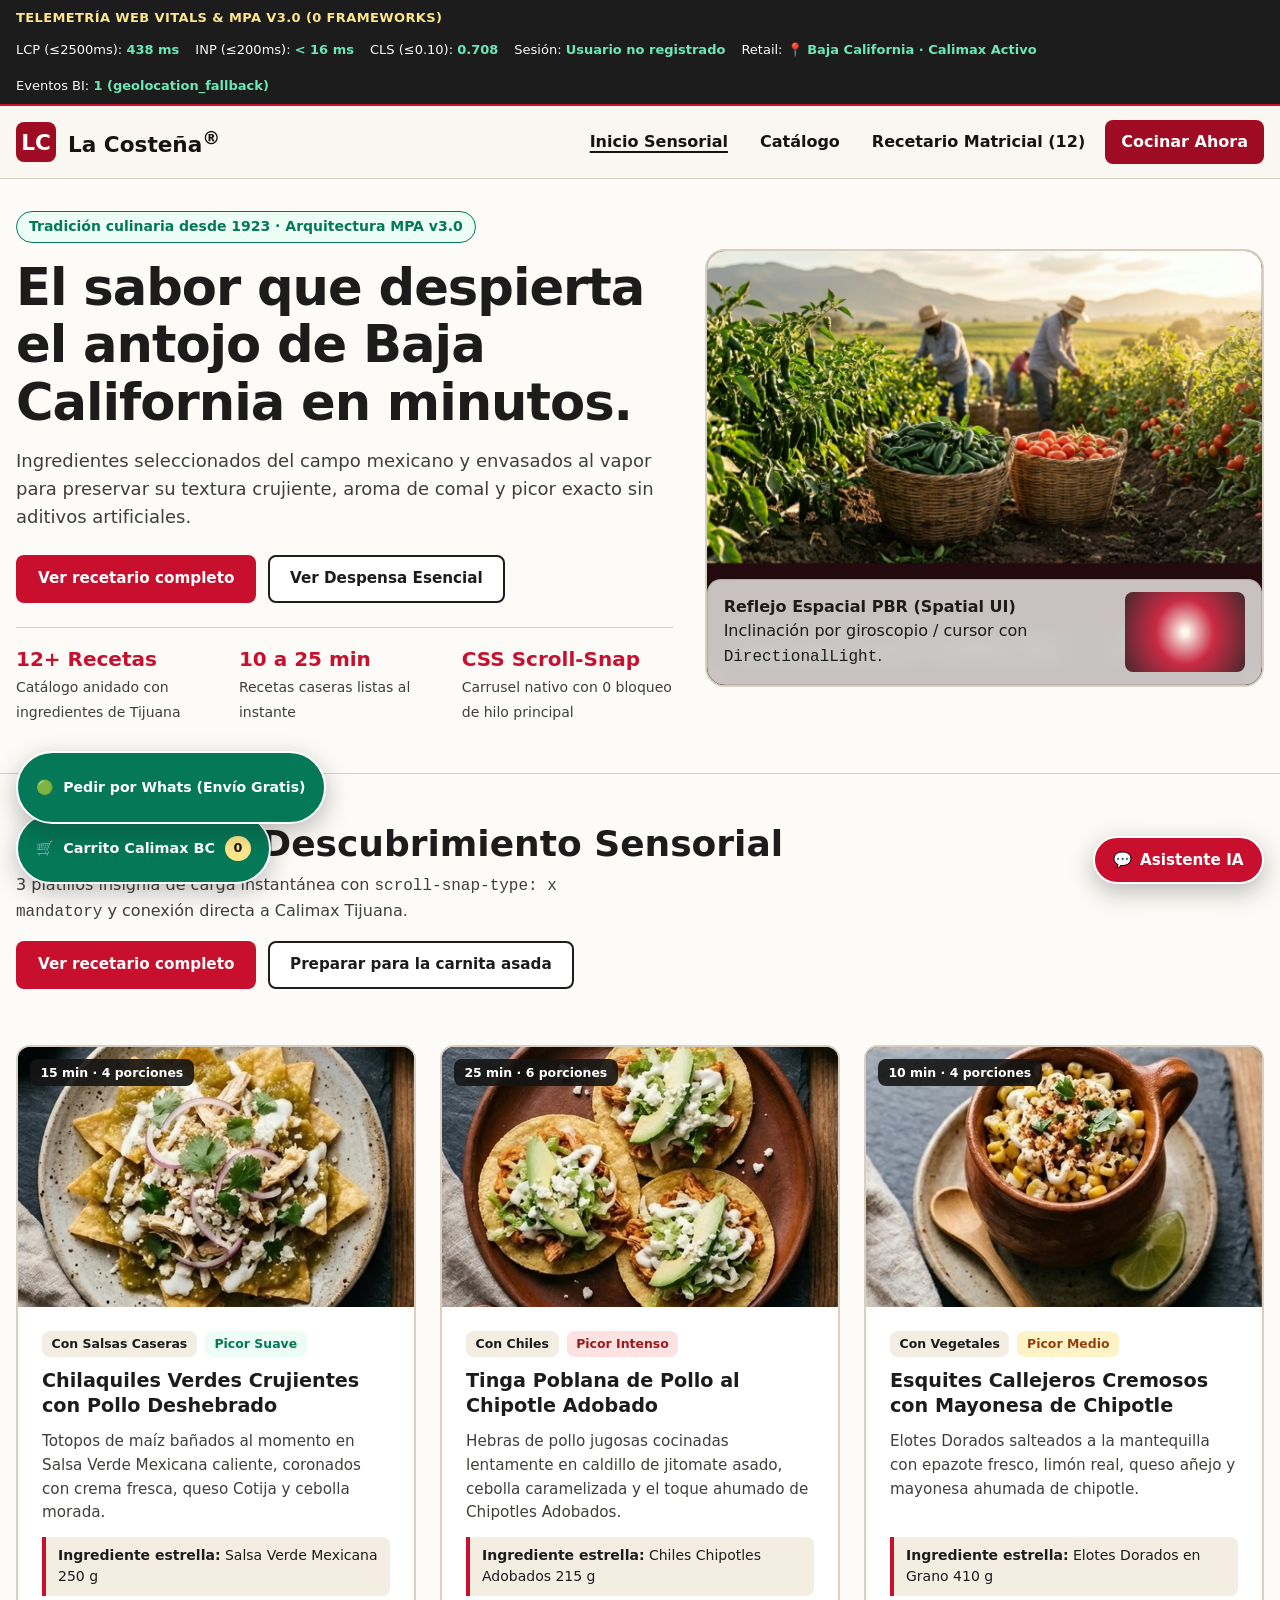
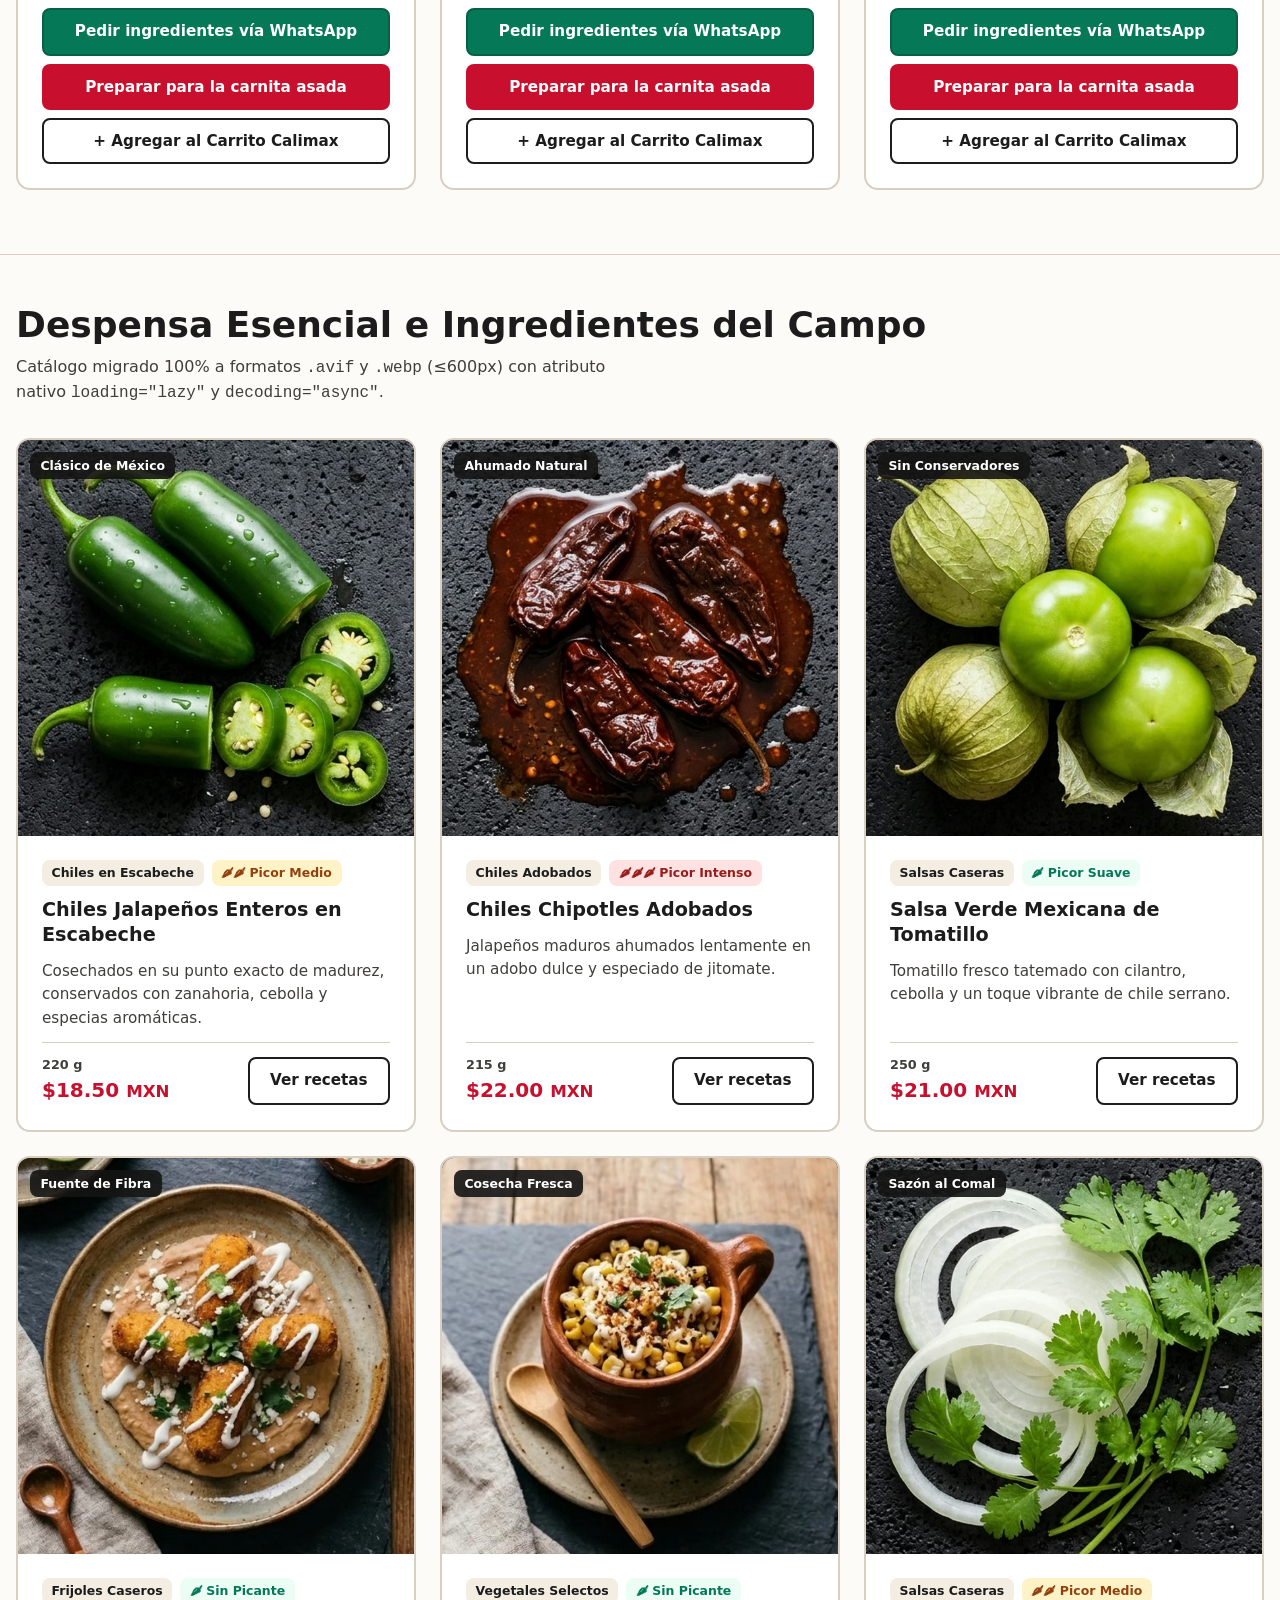
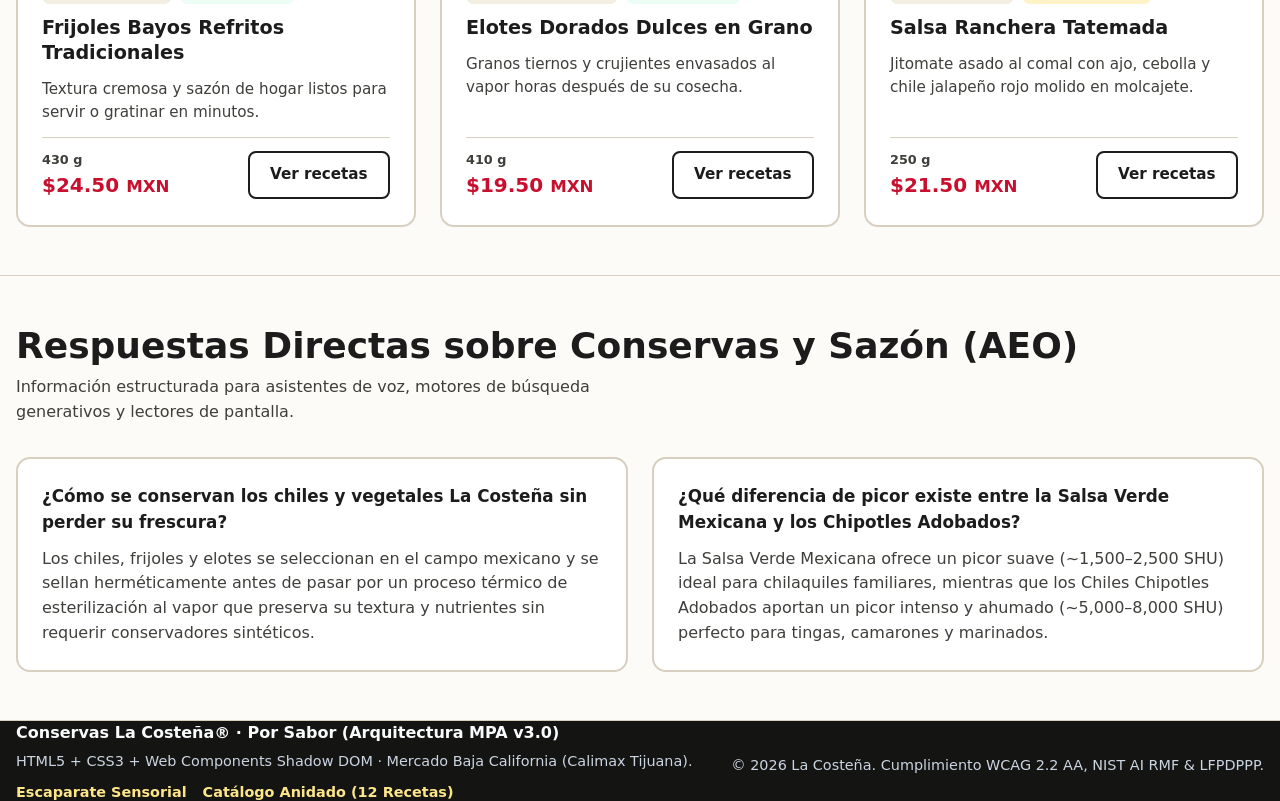
<file: index.html>
<!DOCTYPE html>
<html lang="es-MX">
<head>
  <meta charset="UTF-8">
  <meta name="viewport" content="width=device-width, initial-scale=1.0">
  <title>La Costeña® | Por Sabor — Escaparate Sensorial Baja California (v3.0 MPA)</title>
  <meta name="description" content="Escaparate sensorial de Conservas La Costeña® para Baja California. Descubre las 3 recetas insignia o explora el recetario matricial completo con pedido en Calimax Tijuana.">
  <meta name="theme-color" content="#9E0B22">

  <!-- Preload crítico únicamente para el activo LCP del Hero -->
  <link rel="preload" as="image" href="assets/img/campo-agricola-mexicano.avif" type="image/avif" fetchpriority="high">
  <link rel="stylesheet" href="css/variables.css">
  <link rel="stylesheet" href="css/styles.css">

  <!-- AEO JSON-LD Granular en index.html: 3 Recetas Insignia + Productos -->
  <script type="application/ld+json">
  {
    "@context": "https://schema.org",
    "@graph": [
      {
        "@type": "Organization",
        "@id": "https://www.lacostena.com.mx/#organization",
        "name": "Conservas La Costeña S.A. de C.V.",
        "url": "https://www.lacostena.com.mx/",
        "slogan": "Por sabor",
        "foundingDate": "1923"
      },
      {
        "@type": "Product",
        "@id": "https://www.lacostena.com.mx/#prod-jalapenos",
        "name": "Chiles Jalapeños Enteros en Escabeche La Costeña 220 g",
        "sku": "LC-JAL-220",
        "brand": { "@type": "Brand", "name": "La Costeña" },
        "offers": { "@type": "Offer", "priceCurrency": "MXN", "price": "18.50", "availability": "https://schema.org/InStock" }
      },
      {
        "@type": "Recipe",
        "@id": "https://www.lacostena.com.mx/#rec-chilaquiles",
        "name": "Chilaquiles Verdes Crujientes con Pollo Deshebrado",
        "author": { "@type": "Organization", "name": "La Costeña" },
        "description": "Totopos de maíz bañados al momento en Salsa Verde Mexicana caliente, coronados con crema fresca, queso Cotija y cebolla morada.",
        "totalTime": "PT15M",
        "recipeCategory": "Salsas",
        "recipeCuisine": "Mexicana"
      },
      {
        "@type": "Recipe",
        "@id": "https://www.lacostena.com.mx/#rec-tinga",
        "name": "Tinga Poblana de Pollo al Chipotle Adobado",
        "author": { "@type": "Organization", "name": "La Costeña" },
        "description": "Hebras de pollo jugosas cocinadas lentamente en caldillo de jitomate asado, cebolla caramelizada y el toque ahumado de Chipotles Adobados.",
        "totalTime": "PT25M",
        "recipeCategory": "Chiles",
        "recipeCuisine": "Mexicana"
      },
      {
        "@type": "Recipe",
        "@id": "https://www.lacostena.com.mx/#rec-esquites",
        "name": "Esquites Callejeros Cremosos con Mayonesa de Chipotle",
        "author": { "@type": "Organization", "name": "La Costeña" },
        "description": "Elotes Dorados salteados a la mantequilla con epazote fresco, limón real, queso añejo y mayonesa ahumada de chipotle.",
        "totalTime": "PT10M",
        "recipeCategory": "Vegetales",
        "recipeCuisine": "Mexicana"
      }
    ]
  }
  </script>
</head>
<body>
  <a href="#main-content" class="skip-link">Saltar al contenido principal</a>

  <!-- Barra de Auditoría de Presupuestos de Rendimiento (LCP, INP, CLS) y Telemetría Omnicanal -->
  <aside class="perf-bar" aria-label="Auditoría de presupuesto de rendimiento y telemetría en tiempo real">
    <div class="container perf-bar-inner">
      <span class="perf-title">Telemetría Web Vitals &amp; MPA v3.0 (0 Frameworks)</span>
      <ul class="perf-metrics">
        <li>LCP (&le;2500ms): <strong id="metric-lcp">&lt; 180 ms</strong></li>
        <li>INP (&le;200ms): <strong id="metric-inp">&lt; 16 ms</strong></li>
        <li>CLS (&le;0.10): <strong id="metric-cls">0.000</strong></li>
        <li>Sesión: <strong id="auth-status-label">Usuario no registrado</strong></li>
        <li>Retail: <strong id="geo-region-badge">📍 Baja California · Calimax Activo</strong></li>
        <li>Eventos BI: <strong id="metric-events" data-count="0">0</strong></li>
      </ul>
    </div>
  </aside>

  <!-- Web Component de Cabecera Compartida (Shadow DOM) -->
  <site-header>
    <header class="site-header">
      <div class="container header-inner">
        <a href="index.html" class="brand-logo" aria-label="La Costeña Inicio">
          <span class="brand-crest" aria-hidden="true">LC</span>
          <span>La Costeña<sup>®</sup></span>
        </a>
        <nav aria-label="Navegación principal">
          <ul class="nav-list">
            <li><a href="index.html" class="nav-link" aria-current="page">Inicio Sensorial</a></li>
            <li><a href="#catalogo" class="nav-link">Catálogo</a></li>
            <li><a href="recetas.html" class="nav-link nav-cta">Cocinar Ahora</a></li>
          </ul>
        </nav>
      </div>
    </header>
  </site-header>

  <main id="main-content">
    <!-- Hero Section con Saciación Sensorial 2D y Prioridad Exclusiva fetchpriority="high" -->
    <section class="hero-section" aria-labelledby="hero-heading">
      <div class="container hero-grid">
        <div class="hero-copy">
          <span class="eyebrow">Tradición culinaria desde 1923 · Arquitectura MPA v3.0</span>
          <h1 id="hero-heading" class="hero-title">
            El sabor que despierta el antojo de Baja California en minutos.
          </h1>
          <p class="hero-lead">
            Ingredientes seleccionados del campo mexicano y envasados al vapor para preservar su textura crujiente, aroma de comal y picor exacto sin aditivos artificiales.
          </p>
          <div class="hero-actions">
            <a href="recetas.html" class="btn btn-primary" fetchpriority="high">Ver recetario completo</a>
            <a href="#catalogo" class="btn btn-secondary">Ver Despensa Esencial</a>
          </div>
          <ul class="hero-trust-list" aria-label="Indicadores de calidad y rendimiento">
            <li>
              <strong>12+ Recetas</strong>
              <span>Catálogo anidado con ingredientes de Tijuana</span>
            </li>
            <li>
              <strong>10 a 25 min</strong>
              <span>Recetas caseras listas al instante</span>
            </li>
            <li>
              <strong>CSS Scroll-Snap</strong>
              <span>Carrusel nativo con 0 bloqueo de hilo principal</span>
            </li>
          </ul>
        </div>

        <div class="hero-visual">
          <picture class="media-picture">
            <source srcset="assets/img/campo-agricola-mexicano.avif" type="image/avif">
            <source srcset="assets/img/campo-agricola-mexicano.webp" type="image/webp">
            <img
              src="assets/img/campo-agricola-mexicano.webp"
              alt="Campo agrícola mexicano al atardecer con cosecha de chiles jalapeños y tomates frescos"
              width="1200"
              height="675"
              fetchpriority="high"
              decoding="async"
              class="media-img"
            >
          </picture>
          <div class="hero-caption glass-panel">
            <span>Campo agrícola mexicano · AVIF/WebP 1200px</span>
            <strong>LCP Prioritario</strong>
          </div>
          <div class="spatial-pbr-stage glass-panel" aria-label="Iluminación espacial PBR reactiva a sensores">
            <div>
              <strong>Reflejo Espacial PBR (Spatial UI)</strong>
              <p>Inclinación por giroscopio / cursor con <code>DirectionalLight</code>.</p>
            </div>
            <canvas id="spatial-pbr-canvas" class="spatial-pbr-canvas" width="160" height="96"></canvas>
          </div>
        </div>
      </div>
    </section>

    <!-- Carrusel de Descubrimiento Sensorial (3 Recetas Insignia, 100% CSS Scroll-Snap) -->
    <section id="descubrimiento-sensorial" class="section-block" aria-labelledby="carousel-heading">
      <div class="container">
        <div class="section-header">
          <div>
            <h2 id="carousel-heading" class="section-title">Carrusel de Descubrimiento Sensorial</h2>
            <p class="section-subtitle">
              3 platillos insignia de carga instantánea con <code>scroll-snap-type: x mandatory</code> y conexión directa a Calimax Tijuana.
            </p>
          </div>
          <div class="hero-actions">
            <a href="recetas.html" class="btn btn-primary" fetchpriority="high">Ver recetario completo</a>
            <a href="recetas.html" class="btn btn-secondary">Preparar para la carnita asada</a>
          </div>
        </div>

        <div
          id="sensory-carousel-track"
          class="sensory-carousel"
          role="region"
          aria-label="Carrusel de 3 recetas insignia La Costeña"
          aria-live="polite"
        >
          <article class="carousel-slide recipe-card gpu-card">
            <div class="recipe-media">
              <picture class="media-picture">
                <source srcset="assets/img/receta-chilaquiles-verdes.avif" type="image/avif">
                <source srcset="assets/img/receta-chilaquiles-verdes.webp" type="image/webp">
                <img src="assets/img/receta-chilaquiles-verdes.webp" alt="Chilaquiles Verdes Crujientes con Pollo Deshebrado" width="600" height="400" loading="lazy" decoding="async" class="media-img">
              </picture>
            </div>
          </article>
          <article class="carousel-slide recipe-card gpu-card">
            <div class="recipe-media">
              <picture class="media-picture">
                <source srcset="assets/img/receta-tinga-pollo.avif" type="image/avif">
                <source srcset="assets/img/receta-tinga-pollo.webp" type="image/webp">
                <img src="assets/img/receta-tinga-pollo.webp" alt="Tinga Poblana de Pollo al Chipotle Adobado" width="600" height="400" loading="lazy" decoding="async" class="media-img">
              </picture>
            </div>
          </article>
          <article class="carousel-slide recipe-card gpu-card">
            <div class="recipe-media">
              <picture class="media-picture">
                <source srcset="assets/img/receta-esquites.avif" type="image/avif">
                <source srcset="assets/img/receta-esquites.webp" type="image/webp">
                <img src="assets/img/receta-esquites.webp" alt="Esquites Callejeros Cremosos con Mayonesa de Chipotle" width="600" height="400" loading="lazy" decoding="async" class="media-img">
              </picture>
            </div>
          </article>
        </div>
      </div>
    </section>

    <!-- Catálogo de Productos e Ingredientes Frescos con Carga Diferida Nativa (loading="lazy") -->
    <section id="catalogo" class="section-block" aria-labelledby="catalogo-heading">
      <div class="container">
        <div class="section-header">
          <div>
            <h2 id="catalogo-heading" class="section-title">Despensa Esencial e Ingredientes del Campo</h2>
            <p class="section-subtitle">
              Catálogo migrado 100% a formatos <code>.avif</code> y <code>.webp</code> (&le;600px) con atributo nativo <code>loading="lazy"</code> y <code>decoding="async"</code>.
            </p>
          </div>
        </div>
        <div id="product-grid" class="card-grid">
          <article class="product-card gpu-card">
            <div class="product-media">
              <picture class="media-picture">
                <source srcset="assets/img/ingrediente-jalapeno.avif" type="image/avif">
                <source srcset="assets/img/ingrediente-jalapeno.webp" type="image/webp">
                <img src="assets/img/ingrediente-jalapeno.webp" alt="Chiles Jalapeños Frescos La Costeña" width="600" height="600" loading="lazy" decoding="async" class="media-img">
              </picture>
            </div>
          </article>
          <article class="product-card gpu-card">
            <div class="product-media">
              <picture class="media-picture">
                <source srcset="assets/img/ingrediente-chipotle.avif" type="image/avif">
                <source srcset="assets/img/ingrediente-chipotle.webp" type="image/webp">
                <img src="assets/img/ingrediente-chipotle.webp" alt="Chiles Chipotles Adobados La Costeña" width="600" height="600" loading="lazy" decoding="async" class="media-img">
              </picture>
            </div>
          </article>
          <article class="product-card gpu-card">
            <div class="product-media">
              <picture class="media-picture">
                <source srcset="assets/img/ingrediente-tomatillo.avif" type="image/avif">
                <source srcset="assets/img/ingrediente-tomatillo.webp" type="image/webp">
                <img src="assets/img/ingrediente-tomatillo.webp" alt="Tomatillo Fresco para Salsa Verde La Costeña" width="600" height="600" loading="lazy" decoding="async" class="media-img">
              </picture>
            </div>
          </article>
        </div>
      </div>
    </section>

    <!-- Respuestas Directas AEO (Answer Engine Optimization) -->
    <section id="respuestas-aeo" class="section-block" aria-labelledby="aeo-heading">
      <div class="container">
        <div class="section-header">
          <div>
            <h2 id="aeo-heading" class="section-title">Respuestas Directas sobre Conservas y Sazón (AEO)</h2>
            <p class="section-subtitle">
              Información estructurada para asistentes de voz, motores de búsqueda generativos y lectores de pantalla.
            </p>
          </div>
        </div>

        <div class="aeo-grid">
          <details class="aeo-card" open>
            <summary>¿Cómo se conservan los chiles y vegetales La Costeña sin perder su frescura?</summary>
            <p>
              Los chiles, frijoles y elotes se seleccionan en el campo mexicano y se sellan herméticamente antes de pasar por un proceso térmico de esterilización al vapor que preserva su textura y nutrientes sin requerir conservadores sintéticos.
            </p>
          </details>
          <details class="aeo-card" open>
            <summary>¿Qué diferencia de picor existe entre la Salsa Verde Mexicana y los Chipotles Adobados?</summary>
            <p>
              La Salsa Verde Mexicana ofrece un picor suave (~1,500–2,500 SHU) ideal para chilaquiles familiares, mientras que los Chiles Chipotles Adobados aportan un picor intenso y ahumado (~5,000–8,000 SHU) perfecto para tingas, camarones y marinados.
            </p>
          </details>
        </div>
      </div>
    </section>
  </main>

  <!-- Bottom Sheet Nativo <dialog id="sheet"> -->
  <dialog id="sheet" class="bottom-sheet-dialog glass-panel" aria-labelledby="sheet-recipe-title">
    <div id="sheet-content" class="dialog-inner"></div>
  </dialog>

  <!-- Componentes Transaccionales V4 (Thumb Zone & Scroll-Aware FAB) -->
  <bottom-nav></bottom-nav>
  <whatsapp-fab>Pedir por Whats (Envío Gratis)</whatsapp-fab>
  <whatsapp-cart-widget></whatsapp-cart-widget>

  <!-- Agente Virtual de Atención al Cliente (NIST AI Risk Management Framework & LFPDPPP) -->
  <aside id="ai-chatbot" class="ai-chatbot" aria-label="Agente virtual de atención al cliente La Costeña">
    <button
      type="button"
      id="chatbot-toggle"
      class="chatbot-fab"
      aria-expanded="false"
      aria-controls="chatbot-panel"
    >
      <span aria-hidden="true">💬</span>
      <span>Asistente IA</span>
    </button>

    <div id="chatbot-panel" class="chatbot-panel" hidden>
      <div class="chatbot-header">
        <div>
          <strong class="chatbot-title">Chef Virtual La Costeña®</strong>
          <span class="chatbot-badge">NIST AI RMF · Sesión Efímera</span>
        </div>
        <button type="button" id="chatbot-close" class="chatbot-close" aria-label="Minimizar asistente virtual">✕</button>
      </div>

      <p class="chatbot-disclosure">
        Aviso de transparencia (NIST AI RMF / LFPDPPP): Interactúas con un sistema automatizado sin retención de datos personales. El historial se purga al cerrar la pestaña.
      </p>

      <div id="chatbot-messages" class="chatbot-messages" role="log" aria-live="polite">
        <div class="chat-msg chat-msg-bot">
          ¡Hola! Soy el asistente culinario para Baja California. Pregúntame por nivel de picor, recetas express o pedidos en Calimax Tijuana.
        </div>
      </div>

      <form id="chatbot-form" class="chatbot-form">
        <label for="chatbot-input" class="sr-only">Escribe tu consulta culinaria</label>
        <input
          type="text"
          id="chatbot-input"
          class="chatbot-input"
          placeholder="Ej. ¿Qué receta lleva chipotle?"
          autocomplete="off"
          required
        >
        <button type="submit" class="btn btn-primary chatbot-send">Enviar</button>
      </form>
    </div>
  </aside>

  <!-- Web Component de Pie de Página Compartido (Shadow DOM) -->
  <site-footer>
    <footer class="site-footer">&copy; 2026 La Costeña</footer>
  </site-footer>

  <script type="module" src="js/app.js"></script>
</body>
</html>
</file>
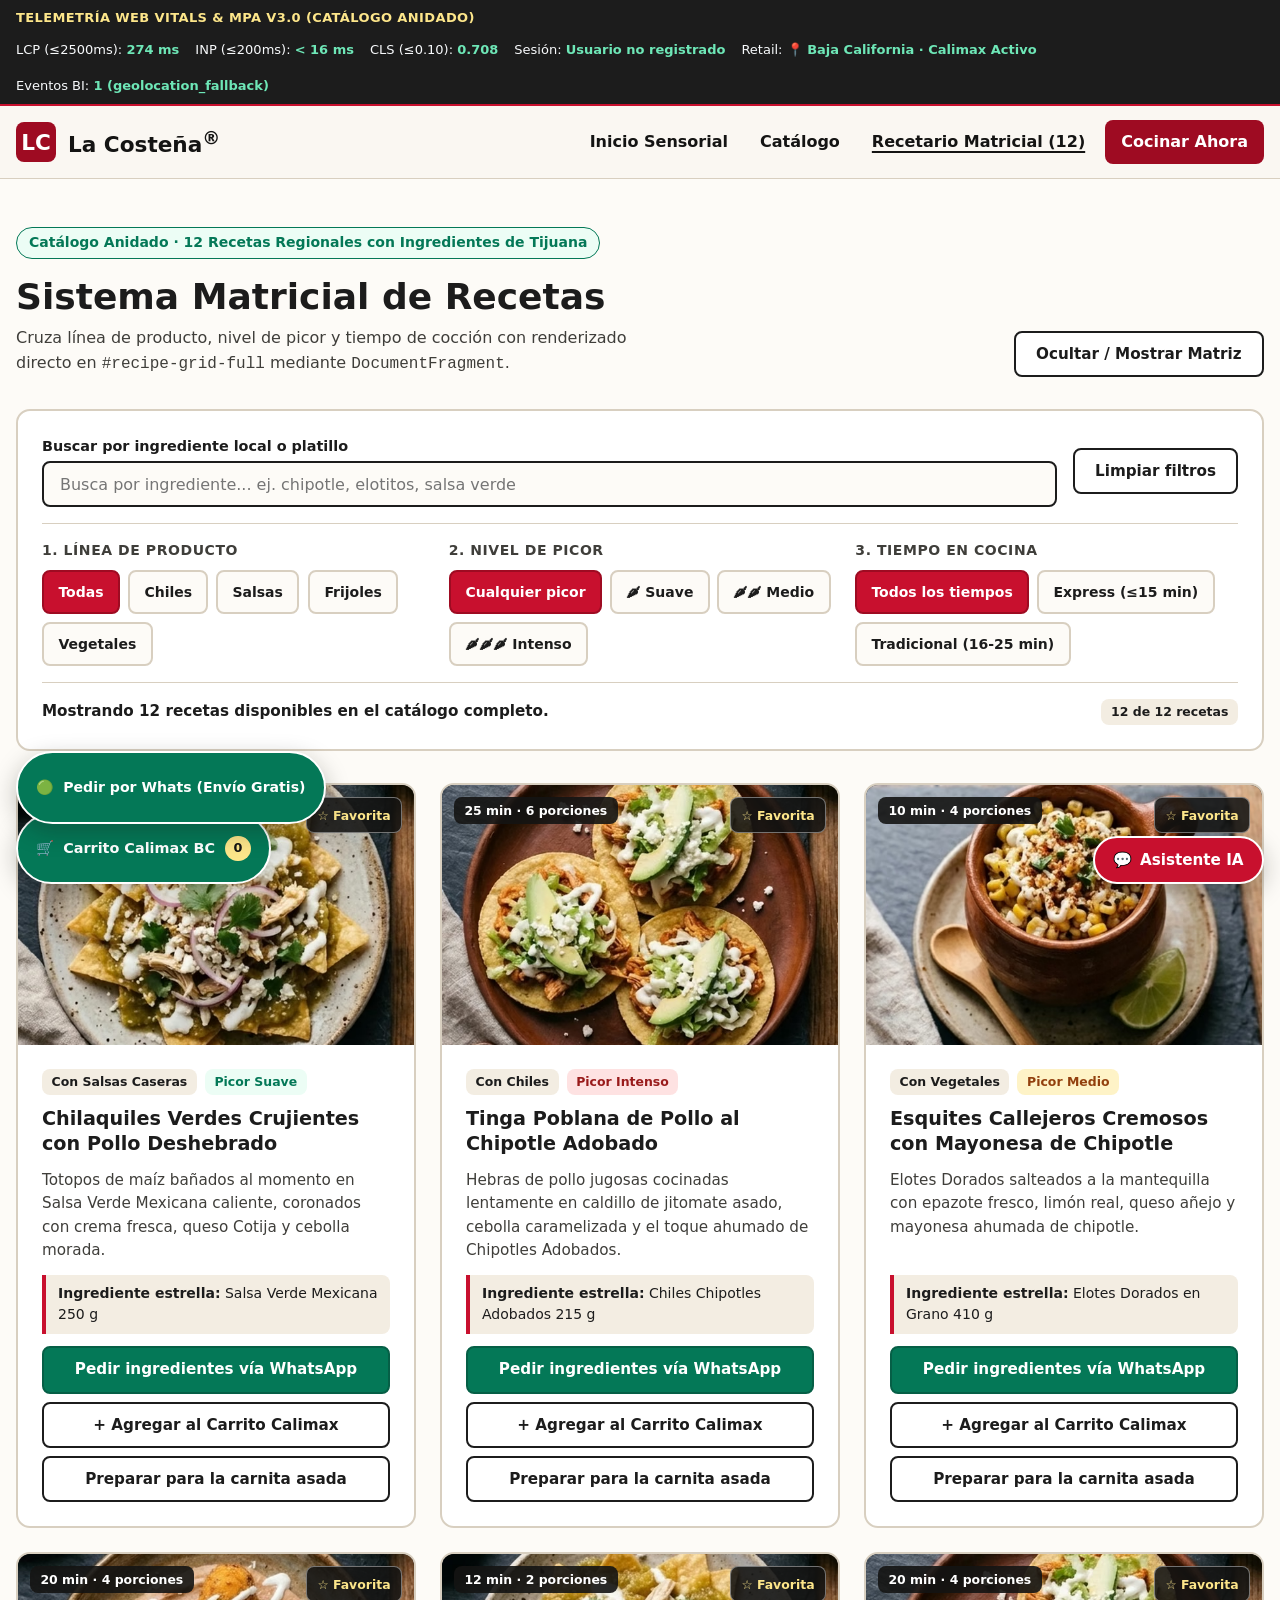
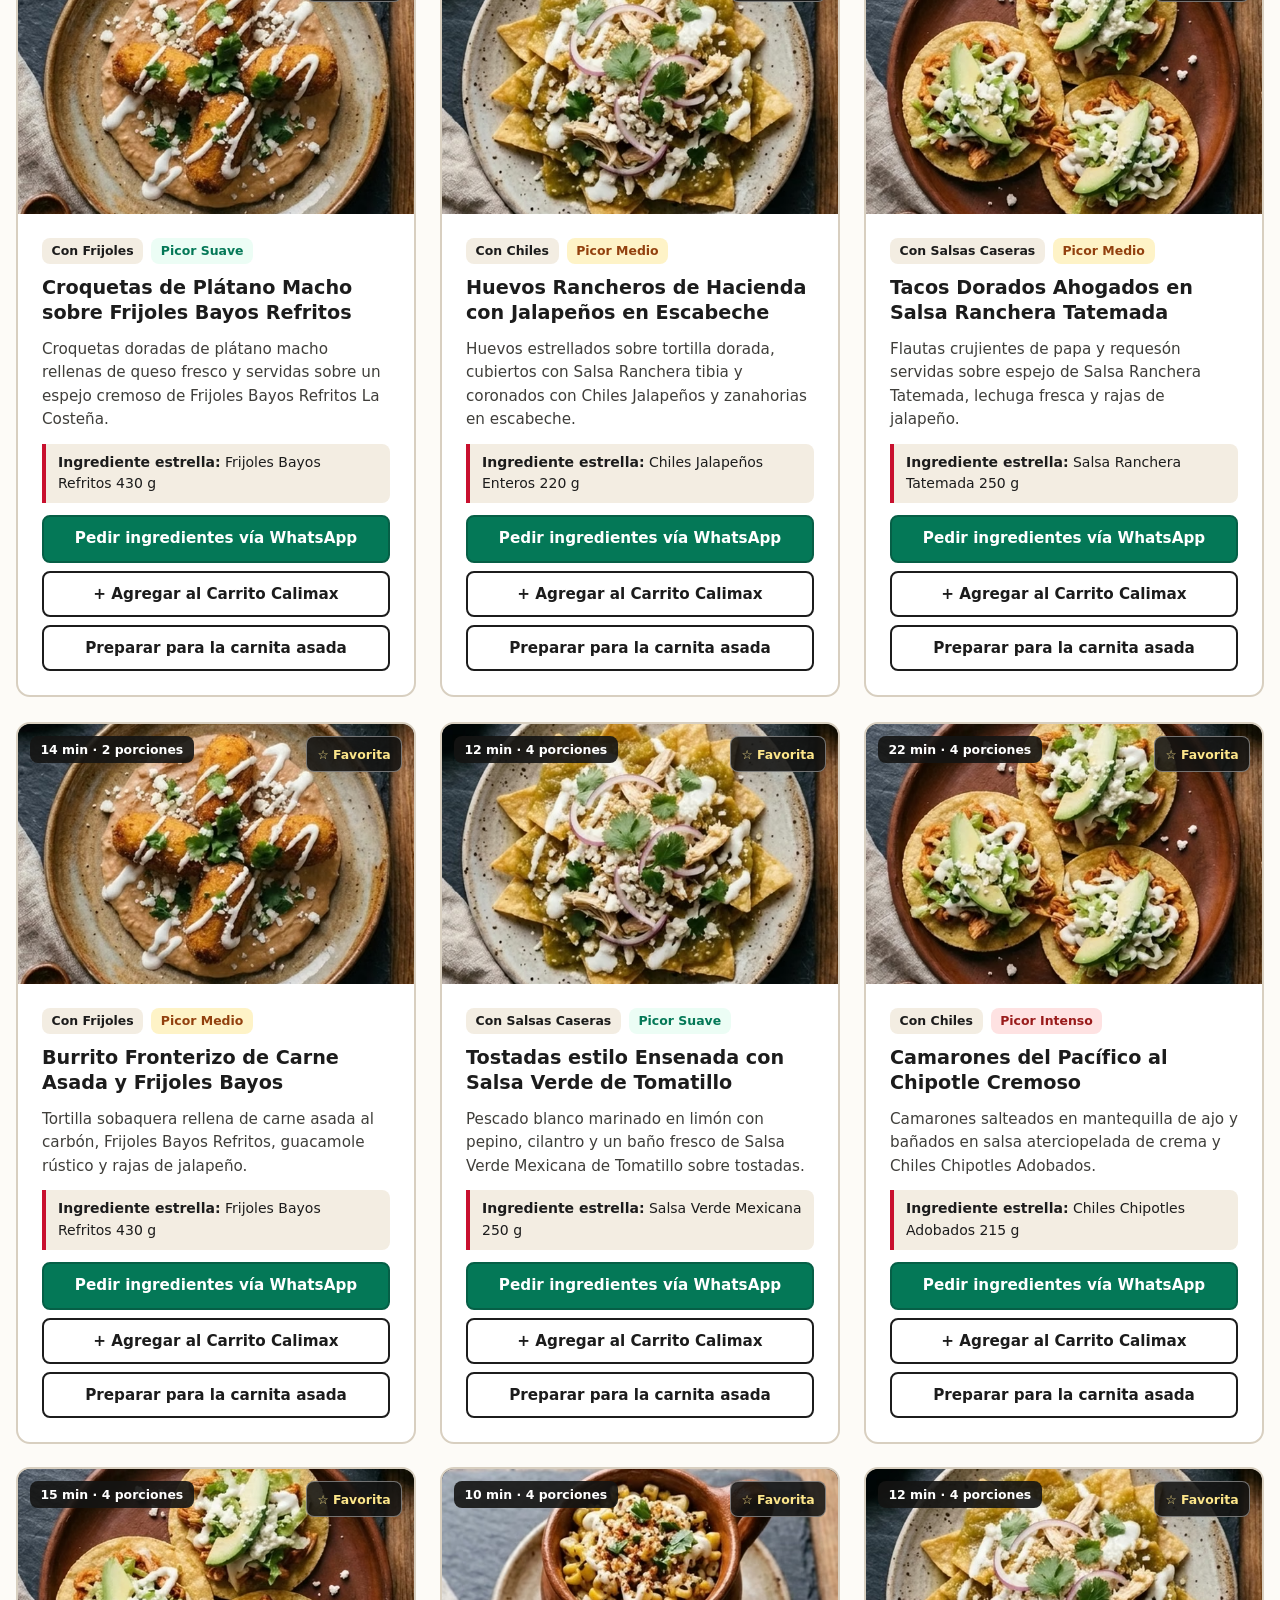
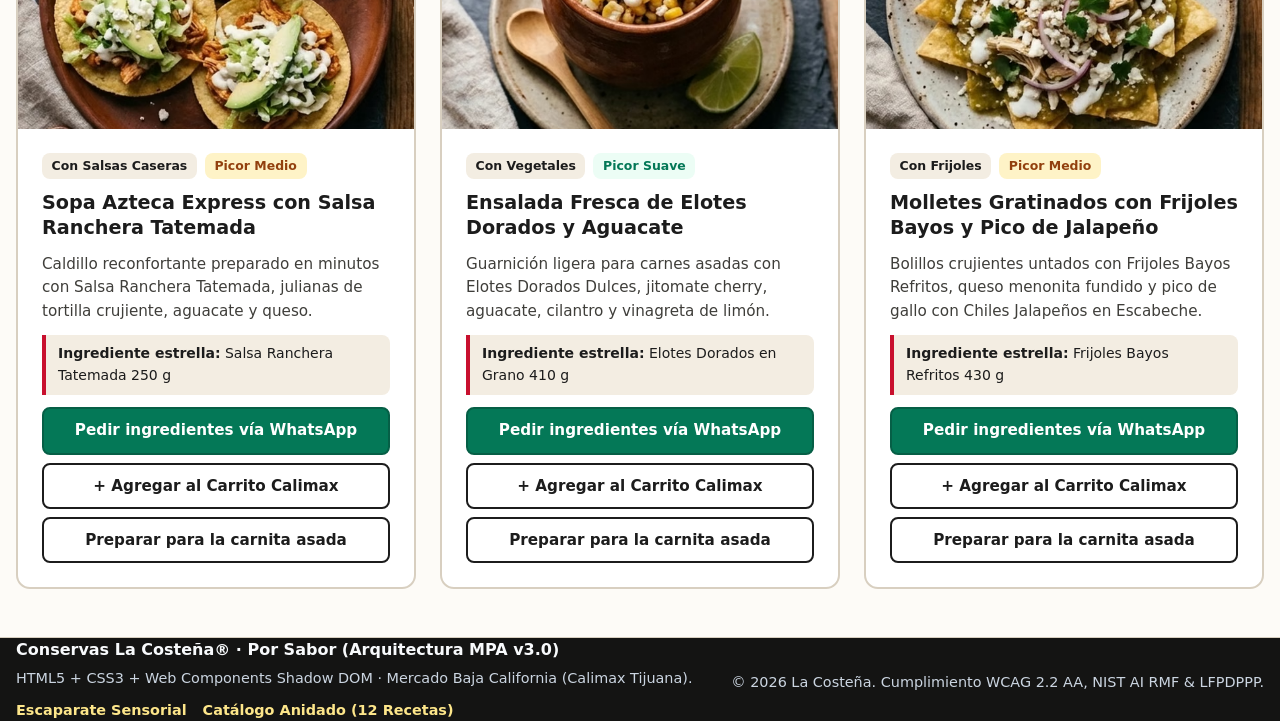
<file: recetas.html>
<!DOCTYPE html>
<html lang="es-MX">
<head>
  <meta charset="UTF-8">
  <meta name="viewport" content="width=device-width, initial-scale=1.0">
  <title>La Costeña® | Recetario Matricial Completo (12+ Recetas Baja California)</title>
  <meta name="description" content="Explora las 12 recetas del Sistema Matricial de La Costeña® para Baja California. Filtra por línea de producto, nivel de picor y tiempo, y pide ingredientes en Calimax Tijuana.">
  <meta name="theme-color" content="#9E0B22">
  <link rel="stylesheet" href="css/variables.css">
  <link rel="stylesheet" href="css/styles.css">

  <!-- AEO JSON-LD Granular en recetas.html: 12 Recetas Completas -->
  <script type="application/ld+json">
  {
    "@context": "https://schema.org",
    "@graph": [
      { "@type": "Recipe", "@id": "https://www.lacostena.com.mx/#rec-chilaquiles", "name": "Chilaquiles Verdes Crujientes con Pollo Deshebrado" },
      { "@type": "Recipe", "@id": "https://www.lacostena.com.mx/#rec-tinga", "name": "Tinga Poblana de Pollo al Chipotle Adobado" },
      { "@type": "Recipe", "@id": "https://www.lacostena.com.mx/#rec-esquites", "name": "Esquites Callejeros Cremosos con Mayonesa de Chipotle" },
      { "@type": "Recipe", "@id": "https://www.lacostena.com.mx/#rec-enfrijoladas", "name": "Enfrijoladas de Hogar con Chorizo y Queso Fresco" },
      { "@type": "Recipe", "@id": "https://www.lacostena.com.mx/#rec-huevos-rancheros", "name": "Huevos Rancheros de Hacienda con Jalapeños en Escabeche" },
      { "@type": "Recipe", "@id": "https://www.lacostena.com.mx/#rec-tacos-dorados", "name": "Tacos Dorados Ahogados en Salsa Ranchera Tatemada" },
      { "@type": "Recipe", "@id": "https://www.lacostena.com.mx/#rec-burrito-baja", "name": "Burrito Fronterizo de Carne Asada y Frijoles Bayos" },
      { "@type": "Recipe", "@id": "https://www.lacostena.com.mx/#rec-tostadas-ceviche-verde", "name": "Tostadas estilo Ensenada con Salsa Verde de Tomatillo" },
      { "@type": "Recipe", "@id": "https://www.lacostena.com.mx/#rec-camarones-chipotle", "name": "Camarones del Pacífico al Chipotle Cremoso" },
      { "@type": "Recipe", "@id": "https://www.lacostena.com.mx/#rec-sopa-tortilla-ranchera", "name": "Sopa Azteca Express con Salsa Ranchera Tatemada" },
      { "@type": "Recipe", "@id": "https://www.lacostena.com.mx/#rec-ensalada-elotes-tijuana", "name": "Ensalada Fresca de Elotes Dorados y Aguacate" },
      { "@type": "Recipe", "@id": "https://www.lacostena.com.mx/#rec-molletes-jalapeno", "name": "Molletes Gratinados con Frijoles Bayos y Pico de Jalapeño" }
    ]
  }
  </script>
</head>
<body>
  <a href="#main-content" class="skip-link">Saltar al contenido principal</a>

  <!-- Barra de Auditoría de Presupuestos de Rendimiento y Telemetría Omnicanal -->
  <aside class="perf-bar" aria-label="Auditoría de presupuesto de rendimiento y telemetría en tiempo real">
    <div class="container perf-bar-inner">
      <span class="perf-title">Telemetría Web Vitals &amp; MPA v3.0 (Catálogo Anidado)</span>
      <ul class="perf-metrics">
        <li>LCP (&le;2500ms): <strong id="metric-lcp">&lt; 180 ms</strong></li>
        <li>INP (&le;200ms): <strong id="metric-inp">&lt; 16 ms</strong></li>
        <li>CLS (&le;0.10): <strong id="metric-cls">0.000</strong></li>
        <li>Sesión: <strong id="auth-status-label">Usuario no registrado</strong></li>
        <li>Retail: <strong id="geo-region-badge">📍 Baja California · Calimax Activo</strong></li>
        <li>Eventos BI: <strong id="metric-events" data-count="0">0</strong></li>
      </ul>
    </div>
  </aside>

  <!-- Web Component de Cabecera Compartida (Shadow DOM) -->
  <site-header>
    <header class="site-header">
      <div class="container header-inner">
        <a href="index.html" class="brand-logo" aria-label="La Costeña Inicio">
          <span class="brand-crest" aria-hidden="true">LC</span>
          <span>La Costeña<sup>®</sup></span>
        </a>
        <nav aria-label="Navegación principal">
          <ul class="nav-list">
            <li><a href="index.html" class="nav-link">Inicio Sensorial</a></li>
            <li><a href="index.html#catalogo" class="nav-link">Catálogo</a></li>
            <li><a href="recetas.html" class="nav-link nav-cta" aria-current="page">Cocinar Ahora</a></li>
          </ul>
        </nav>
      </div>
    </header>
  </site-header>

  <main id="main-content">
    <section id="recetas" class="section-block" aria-labelledby="recetas-heading">
      <div class="container">
        <div class="section-header">
          <div>
            <span class="eyebrow">Catálogo Anidado · 12 Recetas Regionales con Ingredientes de Tijuana</span>
            <h1 id="recetas-heading" class="section-title">Sistema Matricial de Recetas</h1>
            <p class="section-subtitle">
              Cruza línea de producto, nivel de picor y tiempo de cocción con renderizado directo en <code>#recipe-grid-full</code> mediante <code>DocumentFragment</code>.
            </p>
          </div>
          <button
            type="button"
            class="btn btn-secondary"
            id="btn-toggle-matrix"
            aria-expanded="true"
            aria-controls="matrix-panel"
          >
            Ocultar / Mostrar Matriz
          </button>
        </div>

        <div id="matrix-panel" class="matrix-shell glass-panel">
          <div class="matrix-top-bar">
            <div class="search-field-wrap">
              <label for="recipe-search" class="search-label">Buscar por ingrediente local o platillo</label>
              <input
                type="search"
                id="recipe-search"
                class="search-input"
                placeholder="Busca por ingrediente... ej. chipotle, elotitos, salsa verde"
                autocomplete="off"
              >
            </div>
            <button type="button" class="btn btn-secondary" id="btn-reset-filters">
              Limpiar filtros
            </button>
          </div>

          <div id="recipe-matrix-controls" class="matrix-controls-grid">
            <!-- Eje 1: Categoría de Producto -->
            <div>
              <h2 id="axis-category-label" class="matrix-axis-title">1. Línea de Producto</h2>
              <div class="chip-group" role="group" aria-labelledby="axis-category-label">
                <button type="button" class="filter-chip" data-axis="category" data-value="all" aria-pressed="true">Todas</button>
                <button type="button" class="filter-chip" data-axis="category" data-value="chiles" aria-pressed="false">Chiles</button>
                <button type="button" class="filter-chip" data-axis="category" data-value="salsas" aria-pressed="false">Salsas</button>
                <button type="button" class="filter-chip" data-axis="category" data-value="frijoles" aria-pressed="false">Frijoles</button>
                <button type="button" class="filter-chip" data-axis="category" data-value="vegetales" aria-pressed="false">Vegetales</button>
              </div>
            </div>

            <!-- Eje 2: Nivel de Picor -->
            <div>
              <h2 id="axis-heat-label" class="matrix-axis-title">2. Nivel de Picor</h2>
              <div class="chip-group" role="group" aria-labelledby="axis-heat-label">
                <button type="button" class="filter-chip" data-axis="heat" data-value="all" aria-pressed="true">Cualquier picor</button>
                <button type="button" class="filter-chip" data-axis="heat" data-value="suave" aria-pressed="false">🌶 Suave</button>
                <button type="button" class="filter-chip" data-axis="heat" data-value="medio" aria-pressed="false">🌶🌶 Medio</button>
                <button type="button" class="filter-chip" data-axis="heat" data-value="alto" aria-pressed="false">🌶🌶🌶 Intenso</button>
              </div>
            </div>

            <!-- Eje 3: Tiempo de Preparación -->
            <div>
              <h2 id="axis-time-label" class="matrix-axis-title">3. Tiempo en Cocina</h2>
              <div class="chip-group" role="group" aria-labelledby="axis-time-label">
                <button type="button" class="filter-chip" data-axis="time" data-value="all" aria-pressed="true">Todos los tiempos</button>
                <button type="button" class="filter-chip" data-axis="time" data-value="express" aria-pressed="false">Express (&le;15 min)</button>
                <button type="button" class="filter-chip" data-axis="time" data-value="tradicional" aria-pressed="false">Tradicional (16-25 min)</button>
              </div>
            </div>
          </div>

          <div class="matrix-status-bar">
            <p id="filter-status" role="status" aria-live="polite" aria-atomic="true">
              Mostrando 12 recetas disponibles en el catálogo completo.
            </p>
            <span id="recipe-count-badge" class="tag-pill">12 de 12 recetas</span>
          </div>
        </div>

        <!-- Contenedor Completo de 12+ Recetas con pre-renderizado semántico <picture> -->
        <div id="recipe-grid-full" class="card-grid" aria-live="polite">
          <article class="recipe-card gpu-card">
            <div class="recipe-media">
              <picture class="media-picture">
                <source srcset="assets/img/receta-chilaquiles-verdes.avif" type="image/avif">
                <source srcset="assets/img/receta-chilaquiles-verdes.webp" type="image/webp">
                <img src="assets/img/receta-chilaquiles-verdes.webp" alt="Chilaquiles Verdes Crujientes con Pollo Deshebrado" width="600" height="400" loading="lazy" decoding="async" class="media-img">
              </picture>
            </div>
            <div class="recipe-body">
              <button type="button" class="btn btn-secondary btn-open-recipe" data-recipe-id="rec-chilaquiles">Preparar para la carnita asada</button>
            </div>
          </article>
          <article class="recipe-card gpu-card">
            <div class="recipe-media">
              <picture class="media-picture">
                <source srcset="assets/img/receta-tinga-pollo.avif" type="image/avif">
                <source srcset="assets/img/receta-tinga-pollo.webp" type="image/webp">
                <img src="assets/img/receta-tinga-pollo.webp" alt="Tinga Poblana de Pollo al Chipotle Adobado" width="600" height="400" loading="lazy" decoding="async" class="media-img">
              </picture>
            </div>
          </article>
          <article class="recipe-card gpu-card">
            <div class="recipe-media">
              <picture class="media-picture">
                <source srcset="assets/img/receta-esquites.avif" type="image/avif">
                <source srcset="assets/img/receta-esquites.webp" type="image/webp">
                <img src="assets/img/receta-esquites.webp" alt="Esquites Callejeros Cremosos con Mayonesa de Chipotle" width="600" height="400" loading="lazy" decoding="async" class="media-img">
              </picture>
            </div>
          </article>
          <article class="recipe-card gpu-card">
            <div class="recipe-media">
              <picture class="media-picture">
                <source srcset="assets/img/receta-croquetas-platano.avif" type="image/avif">
                <source srcset="assets/img/receta-croquetas-platano.webp" type="image/webp">
                <img src="assets/img/receta-croquetas-platano.webp" alt="Croquetas de Plátano Macho sobre Frijoles Bayos Refritos" width="600" height="400" loading="lazy" decoding="async" class="media-img">
              </picture>
            </div>
          </article>
        </div>
      </div>
    </section>
  </main>

  <!-- Bottom Sheet Nativo <dialog id="sheet"> (reemplaza modales tradicionales) -->
  <dialog id="sheet" class="bottom-sheet-dialog glass-panel" aria-labelledby="sheet-recipe-title">
    <div id="sheet-content" class="dialog-inner"></div>
  </dialog>

  <dialog id="recipe-dialog" class="recipe-dialog" aria-labelledby="dialog-recipe-title">
    <div id="recipe-dialog-content" class="dialog-inner"></div>
  </dialog>

  <!-- Componentes Transaccionales V4 (Thumb Zone & Scroll-Aware FAB) -->
  <bottom-nav></bottom-nav>
  <whatsapp-fab>Pedir por Whats (Envío Gratis)</whatsapp-fab>
  <whatsapp-cart-widget></whatsapp-cart-widget>

  <!-- Agente Virtual de Atención al Cliente (NIST AI Risk Management Framework & LFPDPPP) -->
  <aside id="ai-chatbot" class="ai-chatbot" aria-label="Agente virtual de atención al cliente La Costeña">
    <button
      type="button"
      id="chatbot-toggle"
      class="chatbot-fab"
      aria-expanded="false"
      aria-controls="chatbot-panel"
    >
      <span aria-hidden="true">💬</span>
      <span>Asistente IA</span>
    </button>

    <div id="chatbot-panel" class="chatbot-panel" hidden>
      <div class="chatbot-header">
        <div>
          <strong class="chatbot-title">Chef Virtual La Costeña®</strong>
          <span class="chatbot-badge">NIST AI RMF · Sesión Efímera</span>
        </div>
        <button type="button" id="chatbot-close" class="chatbot-close" aria-label="Minimizar asistente virtual">✕</button>
      </div>

      <p class="chatbot-disclosure">
        Aviso de transparencia (NIST AI RMF / LFPDPPP): Interactúas con un sistema automatizado sin retención de datos personales. El historial se purga al cerrar la pestaña.
      </p>

      <div id="chatbot-messages" class="chatbot-messages" role="log" aria-live="polite">
        <div class="chat-msg chat-msg-bot">
          ¡Hola! Estás en el catálogo completo de 12 recetas. Pregúntame por mariscos de Ensenada, burritos fronterizos o chiles chipotles.
        </div>
      </div>

      <form id="chatbot-form" class="chatbot-form">
        <label for="chatbot-input" class="sr-only">Escribe tu consulta culinaria</label>
        <input
          type="text"
          id="chatbot-input"
          class="chatbot-input"
          placeholder="Ej. ¿Qué receta lleva camarón?"
          autocomplete="off"
          required
        >
        <button type="submit" class="btn btn-primary chatbot-send">Enviar</button>
      </form>
    </div>
  </aside>

  <!-- Web Component de Pie de Página Compartido (Shadow DOM) -->
  <site-footer>
    <footer class="site-footer">&copy; 2026 La Costeña</footer>
  </site-footer>

  <script type="module" src="js/app.js"></script>
</body>
</html>
</file>
<file: css/variables.css>
/* ponytail: single-file CSS custom properties with automatic prefers-color-scheme dark mode */

:root {
  /* Design System V4 — Modo Claro */
  --primary: #C8102E;
  --primary-dark: #9E0B22;
  --surface: #FDFBF7;
  --surface-elevated: #F3EDE2;
  --surface-card: #FFFFFF;
  --text: #1C1C1C;
  --text-muted: #4A4843;
  --glass-bg: rgba(253, 251, 247, 0.76);
  --glass-border: rgba(28, 28, 28, 0.14);

  /* Alias semánticos heredados (compatibilidad V1–V3) */
  --color-brand-red: var(--primary);
  --color-brand-red-dark: var(--primary-dark);
  --color-accent-orange: #C2410C;
  --color-herb-green: #047857;
  --color-herb-bg: #ECFDF5;
  --color-bg-canvas: var(--surface);
  --color-bg-surface: var(--surface-card);
  --color-bg-elevated: var(--surface-elevated);
  --color-text-primary: var(--text);
  --color-text-secondary: var(--text-muted);
  --color-border: #D8CFC0;
  --color-focus-ring: #047857;
  --color-focus-offset: var(--surface);

  /* Tipografía Nativa */
  --font-display: 'Rubik', system-ui, -apple-system, 'Segoe UI', Roboto, sans-serif;
  --font-sans: 'Nunito Sans', system-ui, -apple-system, 'Segoe UI', Roboto, sans-serif;

  /* Escala Espacial */
  --space-1: 0.25rem;
  --space-2: 0.5rem;
  --space-3: 0.75rem;
  --space-4: 1rem;
  --space-6: 1.5rem;
  --space-8: 2rem;
  --space-12: 3rem;
  --space-16: 4rem;

  --radius-sm: 0.5rem;
  --radius-md: 0.875rem;
  --radius-lg: 1.25rem;
  --ease-gpu: cubic-bezier(0.22, 1, 0.36, 1);
  color-scheme: light;
}
</file>
<file: css/styles.css>
@import url('./variables.css');

:root {
  /* Paleta Design System V4 (Claro por defecto) */
  --primary: #C8102E;
  --surface: #FDFBF7;
  --text: #1C1C1C;

  /* Paleta Sensorial de Alto Contraste (WCAG 2.2 AA/AAA) */
  --color-brand-red: var(--primary);
  --color-brand-red-dark: #9E0B22;
  --color-accent-orange: #C2410C;
  --color-herb-green: #047857;
  --color-herb-bg: #ECFDF5;
  --color-bg-canvas: var(--surface);
  --color-bg-surface: #FFFFFF;
  --color-bg-elevated: #F3EDE2;
  --color-text-primary: var(--text);
  --color-text-secondary: #3F3E3A;
  --color-border: #D8CFC0;
  --color-focus-ring: #047857;
  --color-focus-offset: #FFFFFF;

  /* Tipografía Nativa de Alto Rendimiento (0 bloqueo de fuentes externas) */
  --font-display: 'Rubik', system-ui, -apple-system, 'Segoe UI', Roboto, sans-serif;
  --font-sans: 'Nunito Sans', system-ui, -apple-system, 'Segoe UI', Roboto, sans-serif;

  /* Escala Espacial */
  --space-1: 0.25rem;
  --space-2: 0.5rem;
  --space-3: 0.75rem;
  --space-4: 1rem;
  --space-6: 1.5rem;
  --space-8: 2rem;
  --space-12: 3rem;
  --space-16: 4rem;

  --radius-sm: 0.5rem;
  --radius-md: 0.875rem;
  --radius-lg: 1.25rem;
  --ease-gpu: cubic-bezier(0.22, 1, 0.36, 1);
  color-scheme: light;
}

/* Clase Utilitaria Glassmorphism V4 (.glass-panel) */
.glass-panel {
  background: rgba(253, 251, 247, 0.76);
  -webkit-backdrop-filter: blur(12px);
  backdrop-filter: blur(12px);
  border: 1px solid rgba(28, 28, 28, 0.14);
}

*,
*::before,
*::after {
  box-sizing: border-box;
  margin: 0;
  padding: 0;
}

html {
  font-size: 16px;
  scroll-behavior: smooth;
  background-color: var(--color-bg-canvas);
  color: var(--color-text-primary);
  font-family: var(--font-sans);
  line-height: 1.55;
  -webkit-text-size-adjust: 100%;
}

body {
  min-height: 100vh;
  overflow-x: hidden;
}

/* Accesibilidad WCAG 2.2: Anillos de Foco de Alto Contraste */
:focus-visible {
  outline: 3px solid var(--color-focus-ring);
  outline-offset: 3px;
  box-shadow: 0 0 0 6px rgba(4, 120, 87, 0.2);
}

/* Enlace para saltar navegación por teclado */
.skip-link {
  position: absolute;
  width: 1px;
  height: 1px;
  padding: 0;
  margin: -1px;
  overflow: hidden;
  clip: rect(0, 0, 0, 0);
  white-space: nowrap;
  border-width: 0;
}

.skip-link:focus,
.skip-link:focus-visible {
  position: static;
  width: auto;
  height: auto;
  clip: auto;
  white-space: normal;
  display: inline-block;
  padding: var(--space-3) var(--space-4);
  background: var(--color-text-primary);
  color: #FFFFFF;
  font-weight: 700;
  text-decoration: none;
}

.container {
  width: 100%;
  max-width: 1280px;
  margin-inline: auto;
  padding-inline: var(--space-4);
}

/* Barra de Auditoría de Presupuesto de Rendimiento (Fase 1) */
.perf-bar {
  background: var(--color-text-primary);
  color: #F8FAFC;
  font-size: 0.8125rem;
  padding-block: var(--space-2);
  border-bottom: 2px solid var(--color-brand-red);
}

.perf-bar-inner {
  display: flex;
  flex-wrap: wrap;
  align-items: center;
  justify-content: space-between;
  gap: var(--space-3);
}

.perf-title {
  font-weight: 700;
  letter-spacing: 0.03em;
  text-transform: uppercase;
  color: #FDE68A;
}

.perf-metrics {
  display: flex;
  flex-wrap: wrap;
  gap: var(--space-4);
  list-style: none;
}

.perf-metrics strong {
  color: #6EE7B7;
  font-variant-numeric: tabular-nums;
}

/* Cabecera y Navegación Global */
.site-header {
  position: sticky;
  top: 0;
  z-index: 100;
  background: rgba(250, 247, 242, 0.96);
  border-bottom: 1px solid var(--color-border);
}

.header-inner {
  display: flex;
  align-items: center;
  justify-content: space-between;
  min-height: 4.5rem;
  gap: var(--space-4);
}

.brand-logo {
  display: inline-flex;
  align-items: center;
  gap: var(--space-3);
  text-decoration: none;
  color: var(--color-text-primary);
  font-family: var(--font-display);
  font-weight: 800;
  font-size: 1.35rem;
  min-height: 44px;
}

.brand-crest {
  display: inline-flex;
  align-items: center;
  justify-content: center;
  width: 2.5rem;
  height: 2.5rem;
  background: var(--color-brand-red);
  color: #FFFFFF;
  border-radius: var(--radius-sm);
  font-weight: 900;
}

.nav-toggle {
  display: none;
  align-items: center;
  justify-content: center;
  min-width: 44px;
  min-height: 44px;
  padding: var(--space-2) var(--space-3);
  border: 2px solid var(--color-text-primary);
  background: var(--color-bg-surface);
  color: var(--color-text-primary);
  border-radius: var(--radius-sm);
  font-weight: 700;
  cursor: pointer;
}

.nav-list {
  display: flex;
  align-items: center;
  gap: var(--space-2);
  list-style: none;
}

.nav-link {
  display: inline-flex;
  align-items: center;
  min-height: 44px;
  padding-inline: var(--space-3);
  color: var(--color-text-primary);
  font-weight: 700;
  text-decoration: none;
  border-radius: var(--radius-sm);
  transition: transform 160ms var(--ease-gpu), opacity 160ms var(--ease-gpu);
}

.nav-link:hover {
  opacity: 0.78;
  transform: translate3d(0, -1px, 0);
}

.nav-cta {
  background: var(--color-brand-red);
  color: #FFFFFF;
  padding-inline: var(--space-4);
}

.nav-cta:hover {
  opacity: 0.94;
}

/* Hero Section - Prioridad LCP y Saciación Sensorial (Fase 2) */
.hero-section {
  padding-block: var(--space-8) var(--space-12);
  border-bottom: 1px solid var(--color-border);
}

.hero-grid {
  display: grid;
  grid-template-columns: 1.08fr 0.92fr;
  align-items: center;
  gap: var(--space-8);
}

.eyebrow {
  display: inline-flex;
  align-items: center;
  gap: var(--space-2);
  padding: var(--space-1) var(--space-3);
  background: var(--color-herb-bg);
  color: var(--color-herb-green);
  border: 1px solid var(--color-herb-green);
  border-radius: 999px;
  font-size: 0.875rem;
  font-weight: 800;
  margin-bottom: var(--space-4);
}

.hero-title {
  font-family: var(--font-display);
  font-size: clamp(2rem, 4vw, 3.25rem);
  line-height: 1.12;
  letter-spacing: -0.02em;
  margin-bottom: var(--space-4);
  color: var(--color-text-primary);
}

.hero-lead {
  font-size: 1.125rem;
  color: var(--color-text-secondary);
  max-width: 58ch;
  margin-bottom: var(--space-6);
}

.hero-actions {
  display: flex;
  flex-wrap: wrap;
  gap: var(--space-3);
  margin-bottom: var(--space-6);
}

/* Botones con área táctil mínima de 44x44px y aceleración GPU */
.btn {
  display: inline-flex;
  align-items: center;
  justify-content: center;
  gap: var(--space-2);
  min-height: 46px;
  padding: 0.65rem 1.25rem;
  font-family: inherit;
  font-size: 0.95rem;
  font-weight: 800;
  text-decoration: none;
  border-radius: var(--radius-sm);
  border: 2px solid transparent;
  cursor: pointer;
  will-change: transform, opacity;
  transition: transform 180ms var(--ease-gpu), opacity 180ms var(--ease-gpu);
}

.btn:hover {
  transform: translate3d(0, -2px, 0);
}

.btn:active {
  transform: translate3d(0, 0, 0) scale3d(0.98, 0.98, 1);
}

.btn-primary {
  background: var(--color-brand-red);
  color: #FFFFFF;
}

.btn-secondary {
  background: var(--color-bg-surface);
  color: var(--color-text-primary);
  border-color: var(--color-text-primary);
}

.hero-trust-list {
  display: grid;
  grid-template-columns: repeat(3, 1fr);
  gap: var(--space-3);
  list-style: none;
  padding-top: var(--space-4);
  border-top: 1px solid var(--color-border);
}

.hero-trust-list strong {
  display: block;
  font-size: 1.25rem;
  color: var(--color-brand-red);
}

.hero-trust-list span {
  font-size: 0.875rem;
  color: var(--color-text-secondary);
}

.hero-visual {
  position: relative;
  border-radius: var(--radius-lg);
  overflow: hidden;
  border: 2px solid var(--color-border);
  background: #230A0E;
}

.media-picture {
  display: block;
  width: 100%;
  height: 100%;
}

.media-img {
  display: block;
  width: 100%;
  height: auto;
  object-fit: cover;
  will-change: transform;
  transition: transform 260ms var(--ease-gpu);
}

.hero-caption {
  position: absolute;
  bottom: var(--space-3);
  left: var(--space-3);
  right: var(--space-3);
  background: rgba(20, 20, 19, 0.88);
  color: #FFFFFF;
  padding: var(--space-3) var(--space-4);
  border-radius: var(--radius-sm);
  font-size: 0.875rem;
  display: flex;
  justify-content: space-between;
  align-items: center;
  gap: var(--space-2);
}

/* Secciones Generales */
.section-block {
  padding-block: var(--space-12);
  border-bottom: 1px solid var(--color-border);
}

.section-header {
  display: flex;
  flex-wrap: wrap;
  align-items: flex-end;
  justify-content: space-between;
  gap: var(--space-4);
  margin-bottom: var(--space-8);
}

.section-title {
  font-family: var(--font-display);
  font-size: clamp(1.65rem, 3vw, 2.25rem);
  line-height: 1.2;
}

.section-subtitle {
  color: var(--color-text-secondary);
  max-width: 62ch;
  margin-top: var(--space-2);
}

/* Sistema Matricial de Filtrado de Recetas (Fase 3 & Fase 4) */
.matrix-shell {
  background: var(--color-bg-surface);
  border: 2px solid var(--color-border);
  border-radius: var(--radius-md);
  padding: var(--space-6);
  margin-bottom: var(--space-8);
}

.matrix-top-bar {
  display: flex;
  flex-wrap: wrap;
  align-items: center;
  justify-content: space-between;
  gap: var(--space-4);
  margin-bottom: var(--space-4);
}

.search-field-wrap {
  flex: 1 1 280px;
  display: flex;
  flex-direction: column;
  gap: var(--space-1);
}

.search-label {
  font-weight: 800;
  font-size: 0.9rem;
}

.search-input {
  min-height: 46px;
  padding: 0.6rem 1rem;
  border: 2px solid var(--color-text-primary);
  border-radius: var(--radius-sm);
  font-size: 1rem;
  font-family: inherit;
  background: var(--color-bg-canvas);
  color: var(--color-text-primary);
}

.matrix-controls-grid {
  display: grid;
  grid-template-columns: repeat(3, 1fr);
  gap: var(--space-6);
  padding-top: var(--space-4);
  border-top: 1px solid var(--color-border);
}

.matrix-axis-title {
  font-size: 0.875rem;
  font-weight: 800;
  text-transform: uppercase;
  letter-spacing: 0.04em;
  color: var(--color-text-secondary);
  margin-bottom: var(--space-2);
}

.chip-group {
  display: flex;
  flex-wrap: wrap;
  gap: var(--space-2);
}

.filter-chip {
  min-height: 44px;
  padding: 0.45rem 0.9rem;
  border: 2px solid var(--color-border);
  background: var(--color-bg-canvas);
  color: var(--color-text-primary);
  border-radius: var(--radius-sm);
  font-family: inherit;
  font-size: 0.875rem;
  font-weight: 700;
  cursor: pointer;
  will-change: transform, opacity;
  transition: transform 150ms var(--ease-gpu), opacity 150ms var(--ease-gpu);
}

.filter-chip:hover {
  transform: translate3d(0, -2px, 0);
  border-color: var(--color-text-primary);
}

.filter-chip[aria-pressed="true"] {
  background: var(--color-brand-red);
  color: #FFFFFF;
  border-color: var(--color-brand-red-dark);
}

.matrix-status-bar {
  display: flex;
  flex-wrap: wrap;
  align-items: center;
  justify-content: space-between;
  gap: var(--space-3);
  margin-top: var(--space-4);
  padding-top: var(--space-4);
  border-top: 1px solid var(--color-border);
  font-size: 0.95rem;
  font-weight: 700;
}

/* Tarjetas aceleradas por GPU (60fps sin reflujo) */
.card-grid {
  display: grid;
  grid-template-columns: repeat(3, 1fr);
  gap: var(--space-6);
}

.gpu-card {
  background: var(--color-bg-surface);
  border: 2px solid var(--color-border);
  border-radius: var(--radius-md);
  overflow: hidden;
  display: flex;
  flex-direction: column;
  will-change: transform, opacity;
  transform: translate3d(0, 0, 0);
  transition: transform 220ms var(--ease-gpu), opacity 220ms var(--ease-gpu);
}

.gpu-card:hover {
  transform: translate3d(0, -6px, 0);
  border-color: var(--color-text-primary);
}

.gpu-card:hover .media-img {
  transform: scale3d(1.04, 1.04, 1);
}

.product-media,
.recipe-media {
  position: relative;
  overflow: hidden;
  background: #1E1B18;
  aspect-ratio: 1 / 1;
}

.recipe-media {
  aspect-ratio: 16 / 10.5;
}

.product-badge,
.recipe-time-badge {
  position: absolute;
  top: var(--space-3);
  left: var(--space-3);
  z-index: 2;
  background: rgba(20, 20, 19, 0.9);
  color: #FFFFFF;
  padding: 0.25rem 0.65rem;
  border-radius: var(--radius-sm);
  font-size: 0.78rem;
  font-weight: 800;
}

.product-body,
.recipe-body {
  padding: var(--space-6);
  display: flex;
  flex-direction: column;
  flex: 1;
  gap: var(--space-3);
}

.product-meta,
.recipe-tags {
  display: flex;
  flex-wrap: wrap;
  align-items: center;
  gap: var(--space-2);
}

.tag-pill,
.heat-pill {
  display: inline-flex;
  align-items: center;
  padding: 0.2rem 0.6rem;
  border-radius: var(--radius-sm);
  font-size: 0.78rem;
  font-weight: 800;
}

.tag-pill {
  background: var(--color-bg-elevated);
  color: var(--color-text-primary);
}

.heat-suave {
  background: var(--color-herb-bg);
  color: var(--color-herb-green);
}

.heat-medio {
  background: #FEF3C7;
  color: #92400E;
}

.heat-alto {
  background: #FEE2E2;
  color: #991B1B;
}

.product-title,
.recipe-title {
  font-family: var(--font-display);
  font-size: 1.2rem;
  line-height: 1.3;
}

.product-desc,
.recipe-summary {
  color: var(--color-text-secondary);
  font-size: 0.95rem;
  flex: 1;
}

.recipe-ingredient-highlight {
  font-size: 0.875rem;
  padding: var(--space-2) var(--space-3);
  background: var(--color-bg-elevated);
  border-left: 4px solid var(--color-brand-red);
  border-radius: 0 var(--radius-sm) var(--radius-sm) 0;
}

.product-footer {
  display: flex;
  align-items: center;
  justify-content: space-between;
  gap: var(--space-3);
  padding-top: var(--space-3);
  border-top: 1px solid var(--color-border);
}

.product-weight {
  display: block;
  font-size: 0.8rem;
  color: var(--color-text-secondary);
  font-weight: 700;
}

.product-price {
  font-size: 1.25rem;
  font-weight: 900;
  color: var(--color-brand-red);
}

.empty-state {
  grid-column: 1 / -1;
  text-align: center;
  padding: var(--space-12) var(--space-4);
  background: var(--color-bg-elevated);
  border-radius: var(--radius-md);
}

.empty-title {
  font-size: 1.15rem;
  font-weight: 700;
  margin-bottom: var(--space-4);
}

/* Modal Nativo <dialog> Accesible */
.recipe-dialog {
  margin: auto;
  width: min(92vw, 760px);
  border: 3px solid var(--color-text-primary);
  border-radius: var(--radius-md);
  background: var(--color-bg-surface);
  color: var(--color-text-primary);
  padding: 0;
}

.recipe-dialog::backdrop {
  background: rgba(20, 20, 19, 0.72);
}

.dialog-inner {
  padding: var(--space-6);
}

.dialog-header {
  display: flex;
  align-items: flex-start;
  justify-content: space-between;
  gap: var(--space-4);
  margin-bottom: var(--space-4);
}

.dialog-title {
  font-family: var(--font-display);
  font-size: 1.5rem;
  margin-top: var(--space-2);
}

.btn-icon-close {
  min-width: 44px;
  min-height: 44px;
  display: inline-flex;
  align-items: center;
  justify-content: center;
  border: 2px solid var(--color-text-primary);
  background: var(--color-bg-canvas);
  border-radius: var(--radius-sm);
  cursor: pointer;
}

.dialog-meta-bar {
  display: flex;
  flex-wrap: wrap;
  gap: var(--space-4);
  padding: var(--space-3) var(--space-4);
  background: var(--color-bg-elevated);
  border-radius: var(--radius-sm);
  margin-bottom: var(--space-6);
}

.dialog-columns {
  display: grid;
  grid-template-columns: 1fr 1.2fr;
  gap: var(--space-6);
}

.dialog-list,
.dialog-steps {
  margin-top: var(--space-3);
  padding-left: var(--space-6);
  display: flex;
  flex-direction: column;
  gap: var(--space-2);
}

/* Sección AEO / Respuestas Directas para Motores de IA (Fase 4) */
.aeo-grid {
  display: grid;
  grid-template-columns: repeat(2, 1fr);
  gap: var(--space-6);
}

.aeo-card {
  background: var(--color-bg-surface);
  border: 2px solid var(--color-border);
  border-radius: var(--radius-md);
  padding: var(--space-6);
}

.aeo-card summary {
  font-weight: 800;
  font-size: 1.05rem;
  cursor: pointer;
  min-height: 44px;
  display: flex;
  align-items: center;
}

.aeo-card p {
  margin-top: var(--space-3);
  color: var(--color-text-secondary);
}

/* Pie de página */
.site-footer {
  background: var(--color-text-primary);
  color: #F8FAFC;
  padding-block: var(--space-12);
}

.footer-inner {
  display: flex;
  flex-wrap: wrap;
  justify-content: space-between;
  gap: var(--space-6);
}

/* Responsividad Mobile-First / Breakpoints (375px, 768px, 1024px, 1440px) */
@media (max-width: 1024px) {
  .hero-grid {
    grid-template-columns: 1fr;
  }
  .card-grid,
  .matrix-controls-grid {
    grid-template-columns: repeat(2, 1fr);
  }
}

@media (max-width: 768px) {
  .nav-toggle {
    display: inline-flex;
  }
  .nav-list {
    display: none;
    position: absolute;
    top: 100%;
    left: 0;
    right: 0;
    background: var(--color-bg-surface);
    border-bottom: 2px solid var(--color-text-primary);
    flex-direction: column;
    align-items: stretch;
    padding: var(--space-4);
  }
  .nav-list[data-open="true"] {
    display: flex;
  }
  .card-grid,
  .matrix-controls-grid,
  .dialog-columns,
  .aeo-grid,
  .hero-trust-list {
    grid-template-columns: 1fr;
  }
}

/* Animación de filtrado delegada a la GPU */
.card-grid.is-filtering .gpu-card,
.gpu-card.is-filtered-out {
  transform: scale(0.95);
  opacity: 0;
}

/* Carrusel de Descubrimiento Sensorial (v3.0 MPA - 100% CSS Scroll-Snap Nativo) */
.sensory-carousel {
  display: grid;
  grid-auto-flow: column;
  grid-auto-columns: minmax(290px, calc(33.333% - 1rem));
  gap: var(--space-6);
  overflow-x: auto;
  padding-bottom: var(--space-4);
  scroll-snap-type: x mandatory;
  overscroll-behavior-x: contain;
  -webkit-overflow-scrolling: touch;
}

.carousel-slide {
  scroll-snap-align: start;
}

@media (max-width: 900px) {
  .sensory-carousel {
    grid-auto-columns: minmax(280px, 84%);
  }
}

.recipe-actions {
  display: flex;
  flex-direction: column;
  gap: var(--space-2);
  margin-top: auto;
}

.btn-whatsapp-calimax {
  background: var(--color-herb-green);
  color: #FFFFFF;
  border-color: #065F46;
  width: 100%;
  text-align: center;
}

.btn-whatsapp-calimax:hover {
  background: #065F46;
}

.btn-fav-recipe {
  position: absolute;
  top: var(--space-3);
  right: var(--space-3);
  z-index: 2;
  min-height: 36px;
  padding: 0.25rem 0.65rem;
  border-radius: var(--radius-sm);
  border: 1px solid rgba(255, 255, 255, 0.4);
  background: rgba(20, 20, 19, 0.88);
  color: #FDE68A;
  font-family: inherit;
  font-size: 0.78rem;
  font-weight: 800;
  cursor: pointer;
}

.dialog-footer-actions {
  margin-top: var(--space-6);
  padding-top: var(--space-4);
  border-top: 1px solid var(--color-border);
}

/* Agente Virtual Flotante (#ai-chatbot - NIST AI RMF) */
.ai-chatbot {
  position: fixed;
  bottom: var(--space-4);
  right: var(--space-4);
  z-index: 900;
  display: flex;
  flex-direction: column;
  align-items: flex-end;
  gap: var(--space-2);
}

.chatbot-fab {
  display: inline-flex;
  align-items: center;
  gap: var(--space-2);
  min-height: 48px;
  padding: 0.65rem 1.15rem;
  border-radius: 999px;
  border: 2px solid #FFFFFF;
  background: var(--color-brand-red);
  color: #FFFFFF;
  font-family: inherit;
  font-size: 0.95rem;
  font-weight: 800;
  box-shadow: 0 8px 24px rgba(20, 20, 19, 0.28);
  cursor: pointer;
  transition: transform 180ms var(--ease-gpu), opacity 180ms var(--ease-gpu);
}

.chatbot-fab:hover {
  transform: translate3d(0, -2px, 0);
}

.chatbot-panel {
  width: min(92vw, 360px);
  background: var(--color-bg-surface);
  border: 2px solid var(--color-text-primary);
  border-radius: var(--radius-md);
  box-shadow: 0 12px 32px rgba(20, 20, 19, 0.25);
  overflow: hidden;
  display: flex;
  flex-direction: column;
}

.chatbot-panel[hidden] {
  display: none;
}

.chatbot-header {
  display: flex;
  align-items: center;
  justify-content: space-between;
  padding: var(--space-3) var(--space-4);
  background: var(--color-text-primary);
  color: #FFFFFF;
}

.chatbot-title {
  display: block;
  font-size: 0.95rem;
}

.chatbot-badge {
  display: block;
  font-size: 0.72rem;
  color: #6EE7B7;
}

.chatbot-close {
  min-width: 36px;
  min-height: 36px;
  border: 1px solid rgba(255, 255, 255, 0.35);
  background: transparent;
  color: #FFFFFF;
  border-radius: var(--radius-sm);
  cursor: pointer;
}

.chatbot-disclosure {
  font-size: 0.75rem;
  padding: var(--space-2) var(--space-3);
  background: var(--color-bg-elevated);
  color: var(--color-text-secondary);
  border-bottom: 1px solid var(--color-border);
}

.chatbot-messages {
  max-height: 220px;
  overflow-y: auto;
  padding: var(--space-3);
  display: flex;
  flex-direction: column;
  gap: var(--space-2);
}

.chat-msg {
  padding: var(--space-2) var(--space-3);
  border-radius: var(--radius-sm);
  font-size: 0.85rem;
}

.chat-msg-bot {
  background: var(--color-bg-elevated);
  color: var(--color-text-primary);
  align-self: flex-start;
}

.chat-msg-user {
  background: var(--color-brand-red);
  color: #FFFFFF;
  align-self: flex-end;
}

.chatbot-form {
  display: flex;
  gap: var(--space-2);
  padding: var(--space-3);
  border-top: 1px solid var(--color-border);
}

.chatbot-input {
  flex: 1;
  min-height: 40px;
  padding: 0.4rem 0.65rem;
  border: 2px solid var(--color-border);
  border-radius: var(--radius-sm);
  font-family: inherit;
  font-size: 0.875rem;
}

.chatbot-send {
  min-height: 40px;
  padding: 0.4rem 0.85rem;
}

.sr-only {
  position: absolute;
  width: 1px;
  height: 1px;
  padding: 0;
  margin: -1px;
  overflow: hidden;
  clip: rect(0, 0, 0, 0);
  white-space: nowrap;
  border: 0;
}

/* Micro-interacciones Haptic Feedback Visual (:active) */
.btn:active,
.card:active,
.gpu-card:active,
.is-haptic-active {
  transform: scale(0.98);
}

/* Skeleton Screens Nativos con GPU @keyframes shimmer */
@keyframes shimmer {
  0% {
    transform: translate3d(-100%, 0, 0);
    opacity: 0.45;
  }
  50% {
    opacity: 0.85;
  }
  100% {
    transform: translate3d(100%, 0, 0);
    opacity: 0.45;
  }
}

.skeleton-card {
  position: relative;
  overflow: hidden;
  min-height: 360px;
  border-radius: var(--radius-md);
  background: var(--color-bg-elevated);
  border: 2px solid var(--color-border);
}

.skeleton-card::after {
  content: '';
  position: absolute;
  inset: 0;
  background: linear-gradient(
    90deg,
     rgba(255, 255, 255, 0) 0%,
    rgba(255, 255, 255, 0.45) 50%,
    rgba(255, 255, 255, 0) 100%
  );
  transform: translate3d(-100%, 0, 0);
  animation: shimmer 900ms var(--ease-gpu) infinite;
}

/* Bottom Sheet Nativo <dialog id="sheet"> animado por GPU desde el borde inferior */
dialog#sheet,
.bottom-sheet-dialog {
  margin: auto auto 0 auto;
  width: min(100vw, 760px);
  max-height: 88vh;
  border: 2px solid var(--color-border);
  border-bottom: none;
  border-radius: var(--radius-lg) var(--radius-lg) 0 0;
  background: var(--color-bg-surface);
  color: var(--color-text-primary);
  padding: 0;
  transform: translate3d(0, 100%, 0);
  opacity: 0;
  transition: transform 240ms var(--ease-gpu), opacity 240ms var(--ease-gpu);
}

dialog#sheet[open],
.bottom-sheet-dialog[open] {
  transform: translate3d(0, 0, 0);
  opacity: 1;
}

dialog#sheet::backdrop {
  background: rgba(20, 20, 19, 0.65);
  -webkit-backdrop-filter: blur(4px);
  backdrop-filter: blur(4px);
}

.sheet-handle {
  width: 48px;
  height: 5px;
  border-radius: 999px;
  background: var(--color-border);
  margin: var(--space-3) auto var(--space-2);
}

/* Lienzo Spatial UI / Iluminación PBR 3D */
.spatial-pbr-stage {
  position: relative;
  margin-top: var(--space-4);
  padding: var(--space-3) var(--space-4);
  border-radius: var(--radius-md);
  display: flex;
  align-items: center;
  justify-content: space-between;
  gap: var(--space-4);
}

.spatial-pbr-canvas {
  width: 120px;
  height: 80px;
  border-radius: var(--radius-sm);
  display: block;
}

@media (max-width: 768px) {
  body {
    padding-bottom: 4.75rem;
  }
  site-header {
    display: none;
  }
}

/* Fase 4 & v4.0: Neuro-inclusión (@media prefers-reduced-motion) */
@media (prefers-reduced-motion: reduce) {
  * {
    transition: none !important;
  }
  *,
  *::before,
  *::after {
    animation-duration: 0.01ms !important;
    animation-iteration-count: 1 !important;
    transition-duration: 0.01ms !important;
    scroll-behavior: auto !important;
  }
  .gpu-card:hover,
  .btn:hover,
  .filter-chip:hover,
  .nav-link:hover,
  .gpu-card:hover .media-img {
    transform: none !important;
  }
}
</file>
